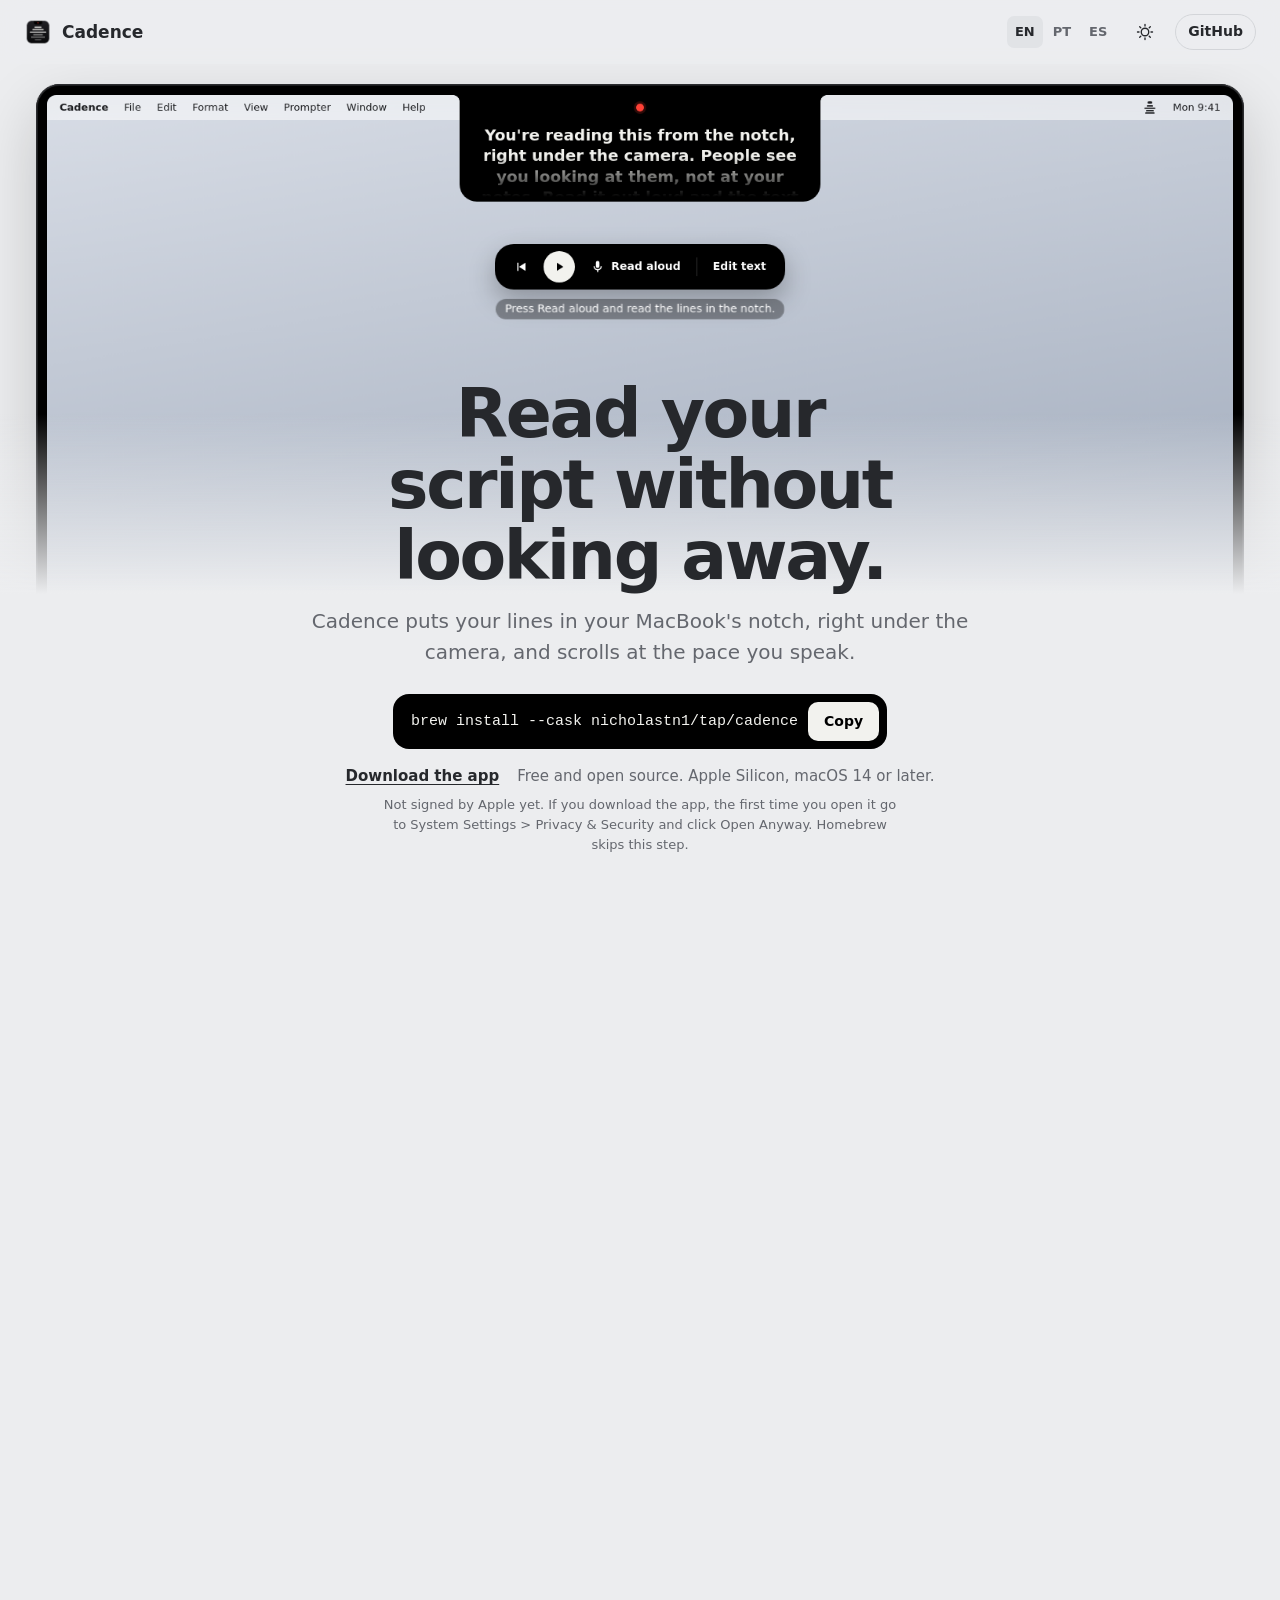
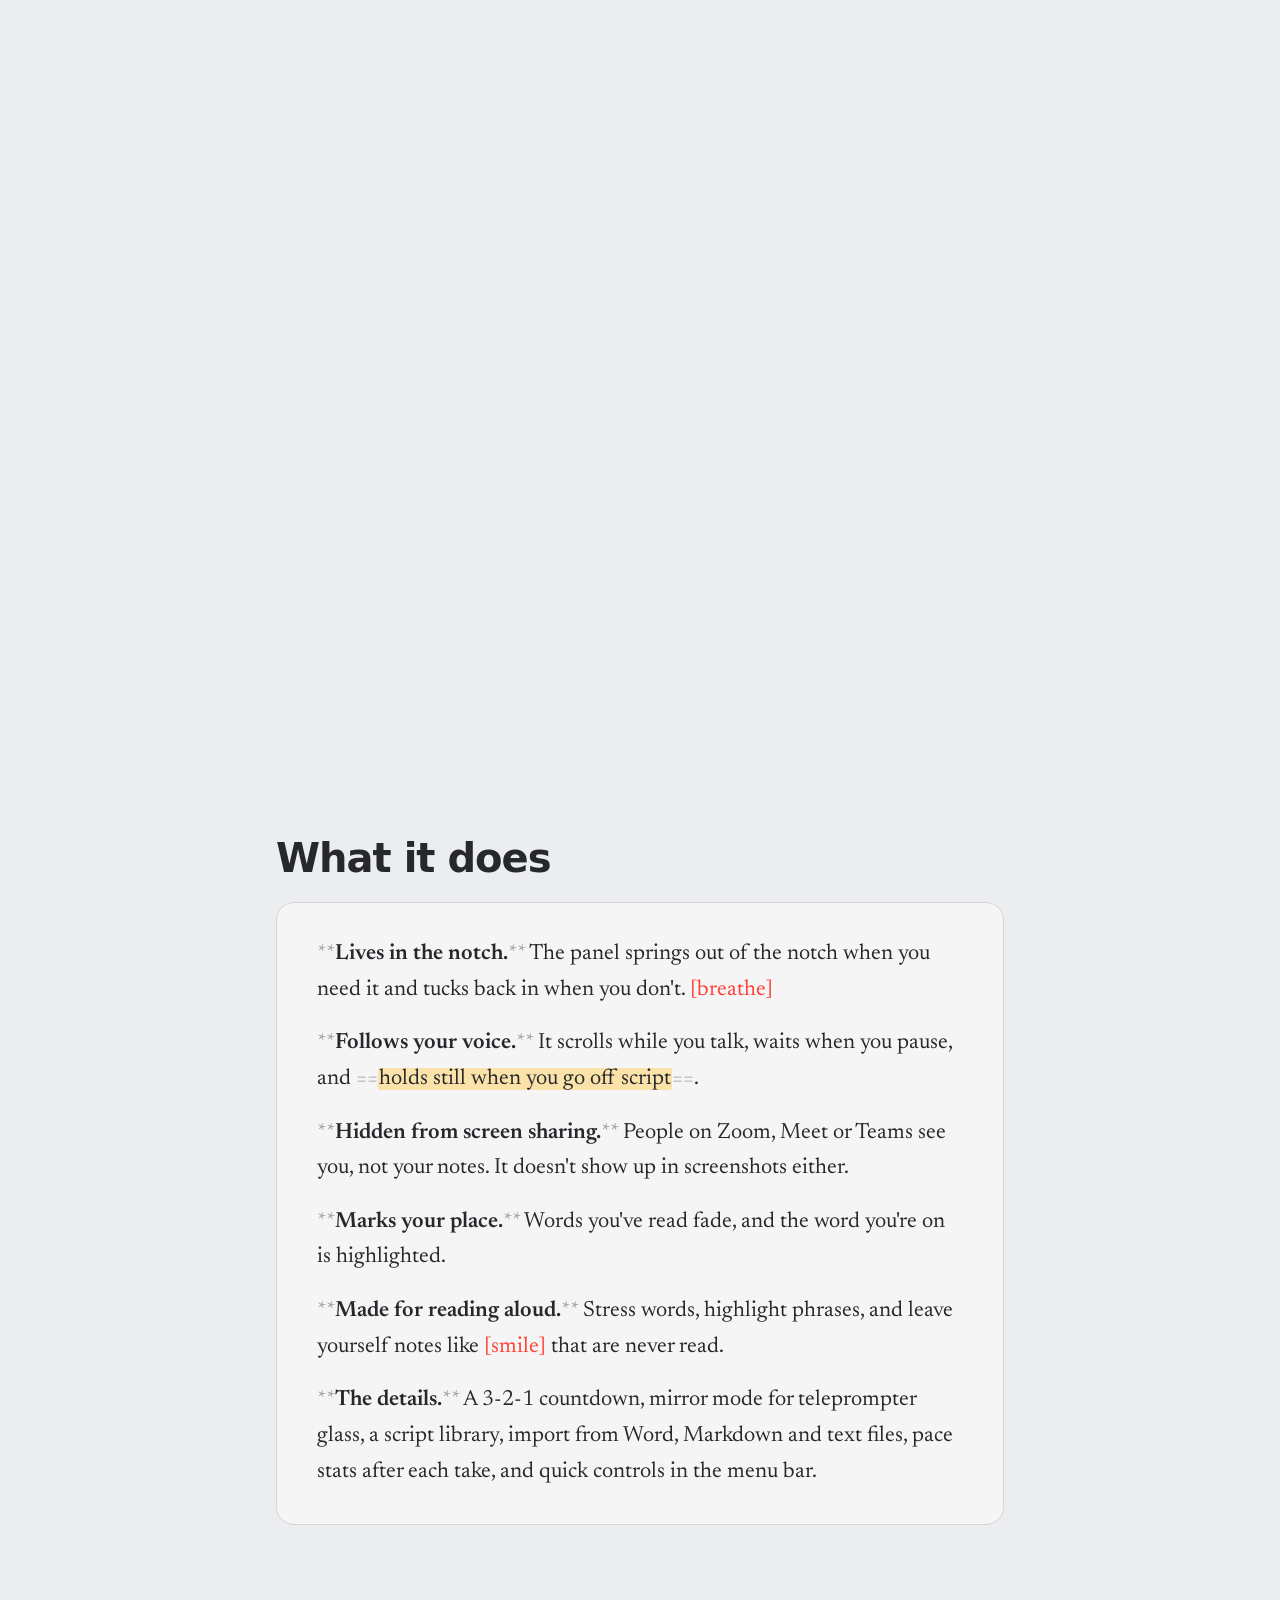
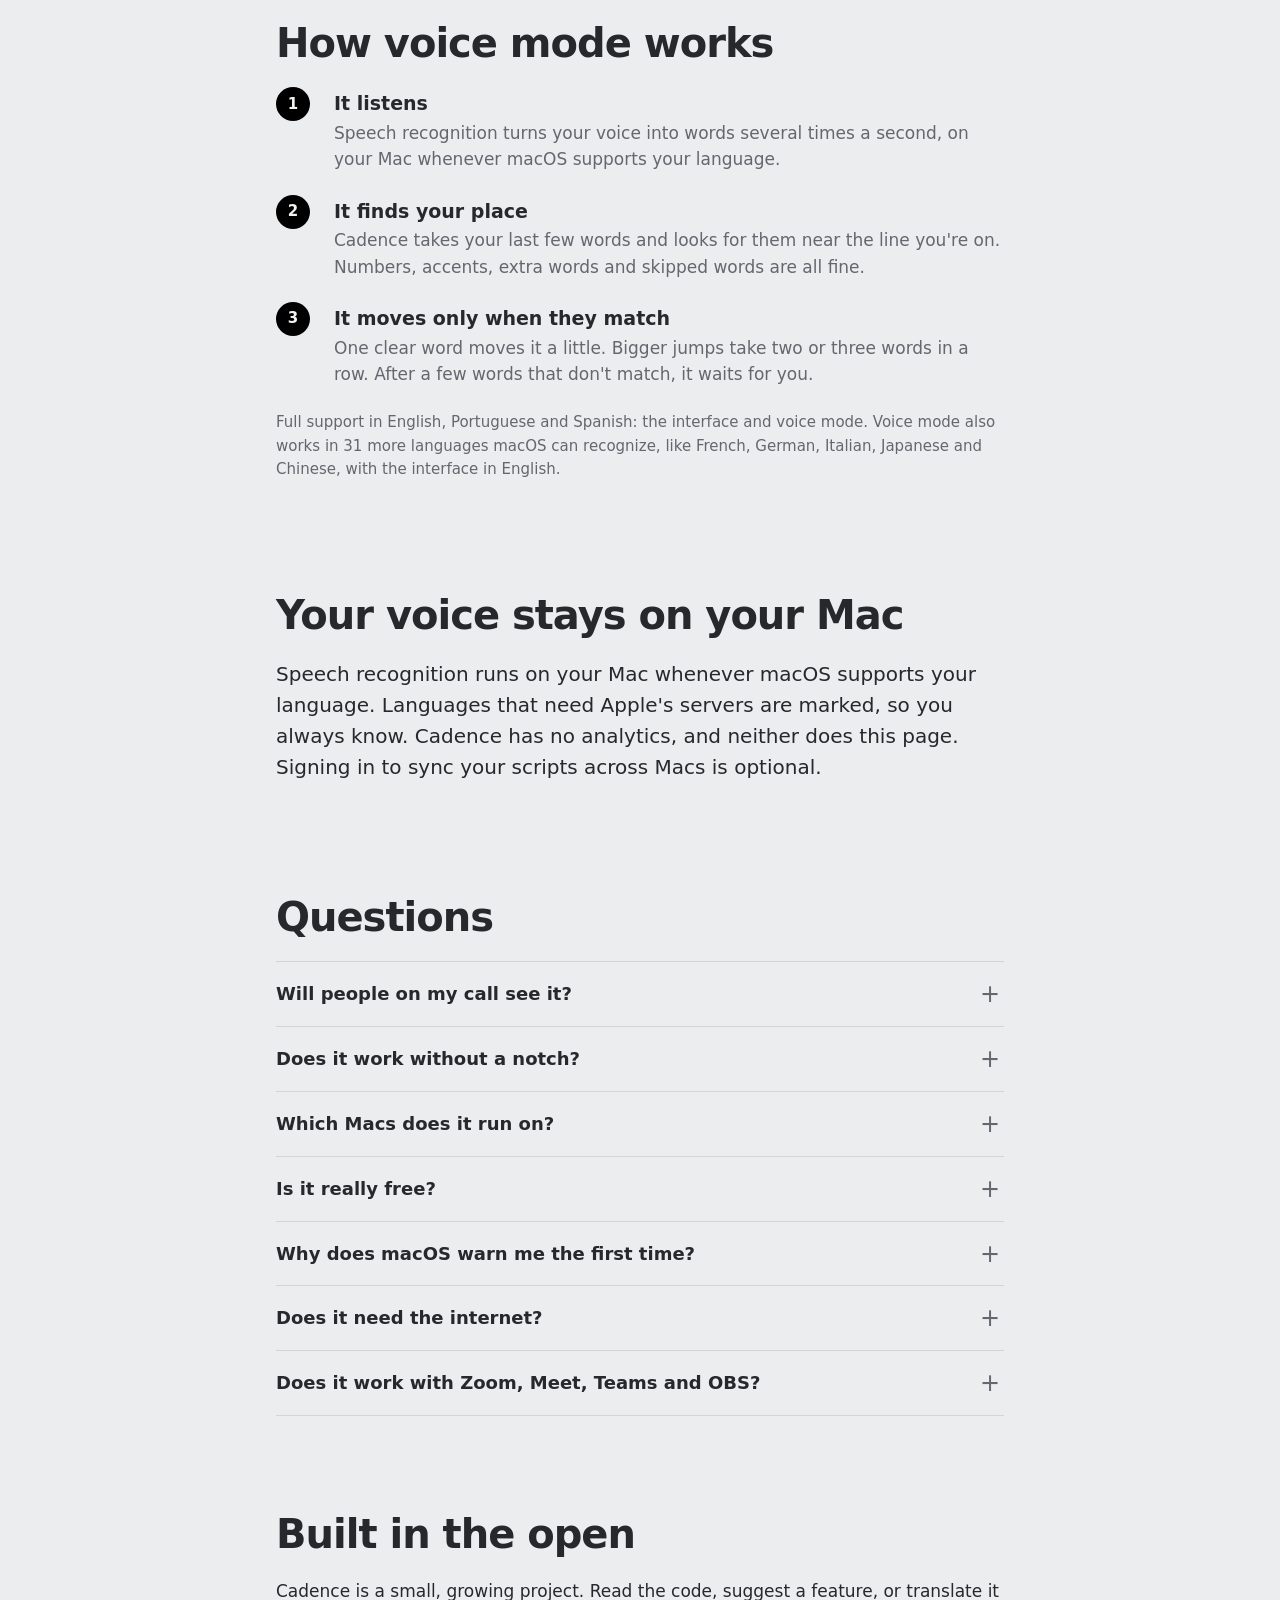
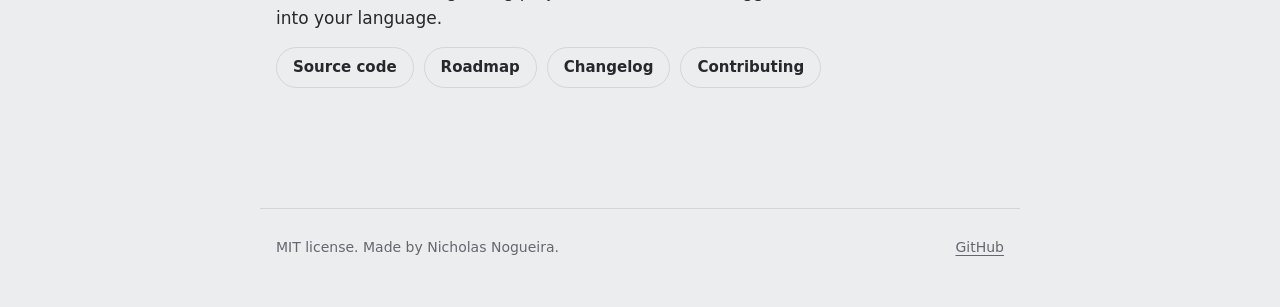
<file: docs/index.html>
<!doctype html>
<html lang="en">
<head>
<meta charset="utf-8">
<meta name="viewport" content="width=device-width, initial-scale=1">
<title>Cadence: a teleprompter in your MacBook's notch</title>
<meta name="description" content="Cadence puts your lines in your MacBook's notch, right under the camera, and scrolls at the pace you speak. Free and open source.">
<meta property="og:title" content="Cadence">
<meta property="og:description" content="A teleprompter in your MacBook's notch that scrolls at the pace you speak.">
<meta property="og:image" content="https://nicholastn1.github.io/cadence/og-en.png">
<meta property="og:url" content="https://nicholastn1.github.io/cadence/">
<meta property="og:type" content="website">
<meta name="twitter:card" content="summary_large_image">
<meta name="color-scheme" content="light dark">
<link rel="icon" href="icon.png">
<link rel="preconnect" href="https://fonts.googleapis.com">
<link rel="preconnect" href="https://fonts.gstatic.com" crossorigin>
<link rel="stylesheet" href="https://fonts.googleapis.com/css2?family=Newsreader:ital,opsz,wght@0,6..72,400;0,6..72,600;1,6..72,400&display=swap">
<link rel="stylesheet" href="style.css">
</head>
<body>

<header class="nav">
  <a class="brand" href="./"><img src="icon.png" alt="" width="28" height="28"><span>Cadence</span></a>
  <nav class="nav-tools" aria-label="Site">
    <div class="langs" role="group" aria-label="Language">
      <button type="button" data-lang="en">EN</button>
      <button type="button" data-lang="pt">PT</button>
      <button type="button" data-lang="es">ES</button>
    </div>
    <button type="button" class="icon-btn" id="theme" data-i18n-label="nav.theme"><svg viewBox="0 0 24 24" width="18" height="18" aria-hidden="true"><path class="sun" d="M12 4V2m0 20v-2m8-8h2M2 12h2m13.66-5.66 1.41-1.41M4.93 19.07l1.41-1.41m0-11.32L4.93 4.93m14.14 14.14-1.41-1.41M12 17a5 5 0 1 0 0-10 5 5 0 0 0 0 10Z"/><path class="moon" d="M21 12.8A9 9 0 1 1 11.2 3a7 7 0 0 0 9.8 9.8Z"/></svg></button>
    <a class="gh" href="https://github.com/nicholastn1/cadence">GitHub</a>
  </nav>
</header>

<main>
  <section class="stage" id="stage">
    <div class="sticky">
      <div class="laptop" id="laptop">
        <div class="lid">
          <div class="screen">
            <div class="layer demo-layer" id="demoLayer">
              <div class="wallpaper"></div>
              <div class="menubar" aria-hidden="true">
                <span class="mb-left"><b>Cadence</b><span>File</span><span>Edit</span><span>Format</span><span>View</span><span>Prompter</span><span>Window</span><span>Help</span></span>
                <span class="mb-right"><svg class="mb-glyph" viewBox="0 0 18 16" width="18" height="16"><rect x="6" y="0" width="6" height="3" rx="1.5"/><rect x="5" y="5" width="8" height="1.8" rx=".9"/><rect x="2" y="8" width="14" height="1.8" rx=".9"/><rect x="4" y="11" width="10" height="1.8" rx=".9"/><rect x="3" y="14" width="12" height="1.8" rx=".9"/></svg><span>Mon 9:41</span></span>
              </div>

              <div class="island" id="island">
                <button type="button" class="camera" id="camera" aria-label="Camera"></button>
                <div class="island-text" id="islandText">
                  <div class="lines" id="lines"></div>
                </div>
                <div class="count" id="count" aria-hidden="true"></div>
                <div class="onair" id="onair" data-i18n="demo.onair">You're on air</div>
              </div>

              <div class="controls">
                <div class="transport" role="group" data-i18n-label="demo.controls">
                  <button type="button" class="t-btn" id="restart" data-i18n-label="demo.restart"><svg viewBox="0 0 24 24" width="18" height="18" aria-hidden="true"><path d="M6 5h2v14H6zM20 5v14L9 12z"/></svg></button>
                  <button type="button" class="t-play" id="play" data-i18n-label="demo.play"><svg viewBox="0 0 24 24" width="18" height="18" aria-hidden="true"><path class="i-play" d="M8 5v14l11-7z"/><path class="i-pause" d="M7 5h4v14H7zM13 5h4v14h-4z"/></svg></button>
                  <button type="button" class="t-mic" id="listen"><svg viewBox="0 0 24 24" width="18" height="18" aria-hidden="true"><path d="M12 14a3 3 0 0 0 3-3V5a3 3 0 0 0-6 0v6a3 3 0 0 0 3 3Zm5-3a5 5 0 0 1-10 0H5a7 7 0 0 0 6 6.92V21h2v-3.08A7 7 0 0 0 19 11h-2Z"/></svg><span id="listenLabel" data-i18n="demo.listen">Read aloud</span></button>
                  <span class="t-sep" aria-hidden="true"></span>
                  <button type="button" class="t-edit" id="edit" data-i18n="demo.edit">Edit text</button>
                </div>
                <p class="status" id="status" role="status"></p>
                <form class="editor" id="editor" hidden>
                  <label class="sr" for="editorText" data-i18n="demo.edit">Edit text</label>
                  <textarea id="editorText" rows="4" data-i18n-placeholder="demo.placeholder"></textarea>
                  <div class="editor-actions">
                    <button type="button" class="ghost" id="editCancel" data-i18n="demo.cancel">Cancel</button>
                    <button type="submit" class="solid" data-i18n="demo.apply">Use this text</button>
                  </div>
                </form>
              </div>
            </div>

            <div class="layer video-layer" id="videoLayer">
              <video id="guide" src="guide.mp4" poster="poster.jpg" playsinline preload="none"></video>
              <button type="button" class="play-guide" id="playGuide"><svg viewBox="0 0 24 24" width="26" height="26" aria-hidden="true"><path d="M8 5v14l11-7z"/></svg><span data-i18n="video.play">Play the guide</span></button>
            </div>
          </div>
        </div>
        <div class="deck"><span class="thumb"></span></div>
      </div>

      <div class="hero-fade" id="heroFade"></div>
      <div class="hero-copy" id="heroCopy">
        <h1 data-i18n="hero.title">Read your script without looking away.</h1>
        <p class="sub" data-i18n="hero.sub">Cadence puts your lines in your MacBook's notch, right under the camera, and scrolls at the pace you speak.</p>
        <div class="install">
          <code id="brew">brew install --cask nicholastn1/tap/cadence</code>
          <button type="button" id="copy" data-i18n="hero.copy">Copy</button>
        </div>
        <p class="alt">
          <a id="download" href="https://github.com/nicholastn1/cadence/releases/latest" data-i18n="hero.download">Download the app</a>
          <span data-i18n="hero.req">Free and open source. Apple Silicon, macOS 14 or later.</span>
        </p>
        <p class="note" data-i18n="hero.note"></p>
      </div>

      <div class="video-caption" id="videoCaption">
        <h2 data-i18n="video.title">Watch the one-minute guide</h2>
        <p data-i18n="video.note"></p>
      </div>
    </div>
  </section>

  <section class="mobile-video" aria-labelledby="mvTitle">
    <h2 id="mvTitle" data-i18n="video.title">Watch the one-minute guide</h2>
    <div class="mini-mac"><video src="guide.mp4" poster="poster.jpg" controls playsinline preload="none"></video></div>
    <p data-i18n="video.note"></p>
  </section>

  <section class="block script-block" aria-labelledby="featuresTitle">
    <h2 id="featuresTitle" data-i18n="features.title">What it does</h2>
    <div class="script" id="featureScript"></div>
  </section>

  <section class="block" aria-labelledby="voiceTitle">
    <h2 id="voiceTitle" data-i18n="voice.title">How voice mode works</h2>
    <ol class="steps">
      <li><h3 data-i18n="voice.s1t"></h3><p data-i18n="voice.s1"></p></li>
      <li><h3 data-i18n="voice.s2t"></h3><p data-i18n="voice.s2"></p></li>
      <li><h3 data-i18n="voice.s3t"></h3><p data-i18n="voice.s3"></p></li>
    </ol>
    <p class="aside" data-i18n="voice.langs"></p>
  </section>

  <section class="block privacy" aria-labelledby="privacyTitle">
    <h2 id="privacyTitle" data-i18n="privacy.title">Your voice stays on your Mac</h2>
    <p data-i18n="privacy.text"></p>
  </section>

  <section class="block" aria-labelledby="faqTitle">
    <h2 id="faqTitle" data-i18n="faq.title">Questions</h2>
    <div class="faq" id="faq"></div>
  </section>

  <section class="block open" aria-labelledby="openTitle">
    <h2 id="openTitle" data-i18n="open.title">Built in the open</h2>
    <p data-i18n="open.text"></p>
    <ul class="links">
      <li><a href="https://github.com/nicholastn1/cadence" data-i18n="open.code">Source code</a></li>
      <li><a href="https://github.com/nicholastn1/cadence#roadmap" data-i18n="open.roadmap">Roadmap</a></li>
      <li><a href="https://github.com/nicholastn1/cadence/blob/main/CHANGELOG.md" data-i18n="open.changelog">Changelog</a></li>
      <li><a href="https://github.com/nicholastn1/cadence/blob/main/CONTRIBUTING.md" data-i18n="open.contributing">Contributing</a></li>
    </ul>
    <p class="version" id="version"></p>
    <div class="support" id="support" hidden>
      <h3 data-i18n="support.title">Support Cadence</h3>
      <p data-i18n="support.text"></p>
      <p class="support-links" id="supportLinks"></p>
    </div>
  </section>
</main>

<footer class="foot">
  <p data-i18n="foot.text">MIT license. Made by Nicholas Nogueira.</p>
  <a href="https://github.com/nicholastn1/cadence">GitHub</a>
</footer>

<script src="main.js"></script>
</body>
</html>
</file>
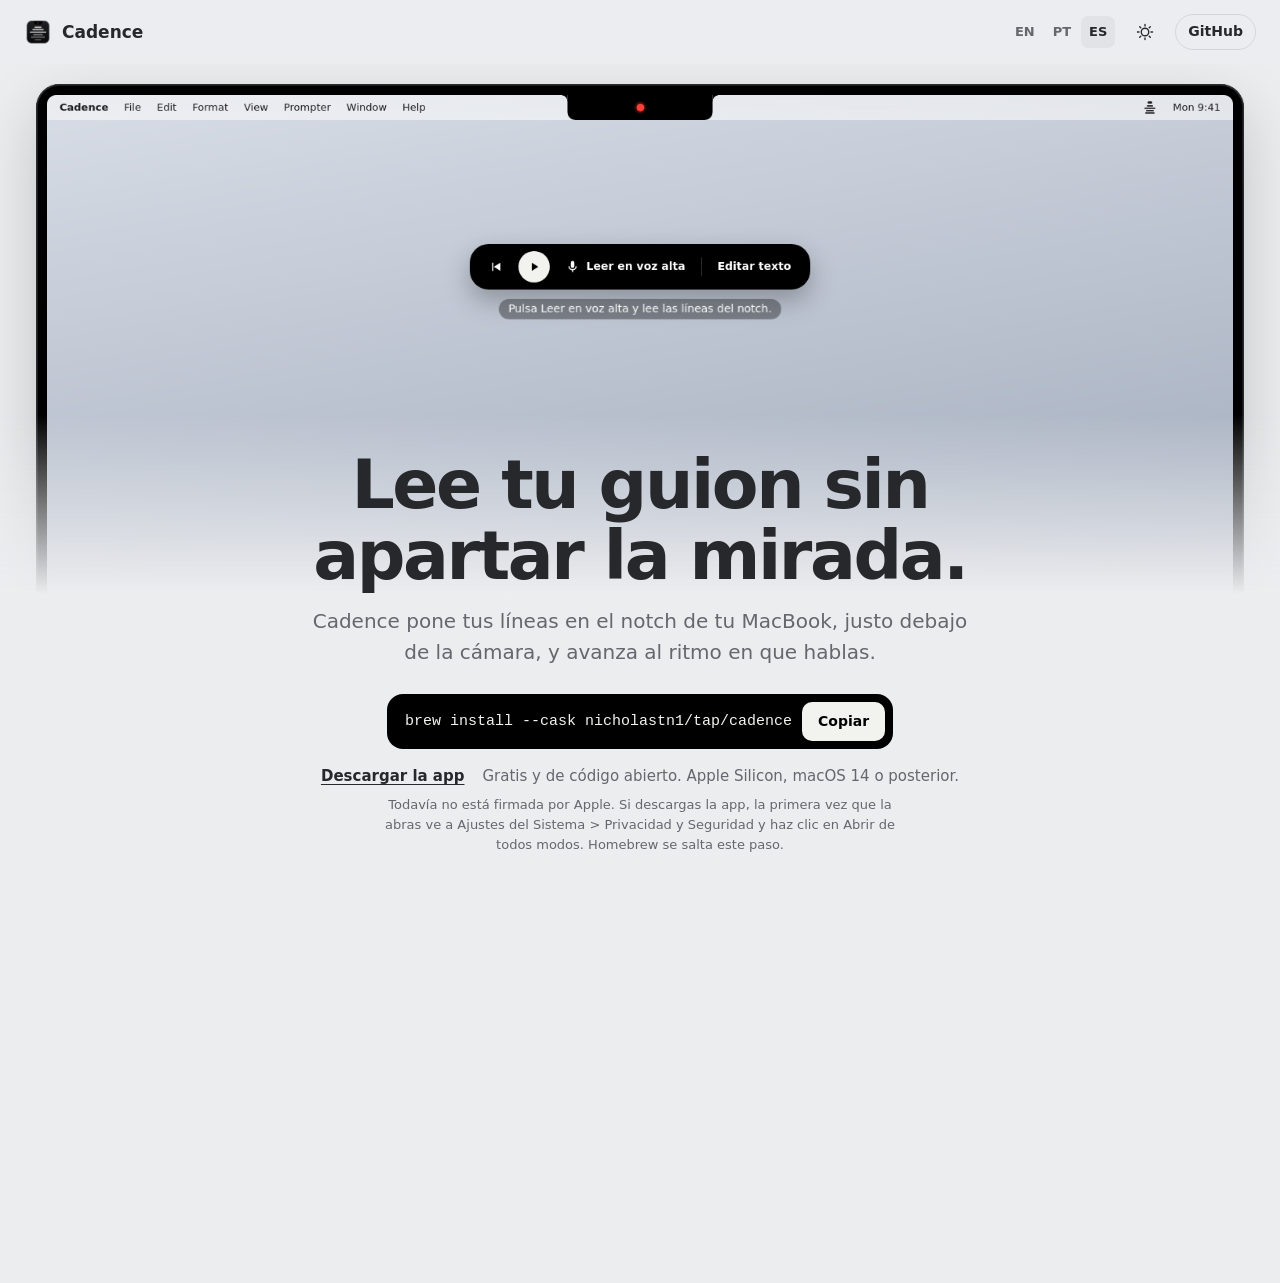
<file: docs/es/index.html>
<!doctype html>
<html lang="es">
<head>
<meta charset="utf-8">
<title>Cadence: un teleprompter en el notch de tu MacBook</title>
<meta name="description" content="Un teleprompter en el notch de tu MacBook que avanza al ritmo de tu voz. Gratis y de código abierto.">
<meta property="og:title" content="Cadence">
<meta property="og:description" content="Un teleprompter en el notch de tu MacBook que avanza al ritmo de tu voz. Gratis y de código abierto.">
<meta property="og:image" content="https://nicholastn1.github.io/cadence/og-es.png">
<meta property="og:url" content="https://nicholastn1.github.io/cadence/es/">
<meta name="twitter:card" content="summary_large_image">
<meta http-equiv="refresh" content="0; url=../?lang=es">
<link rel="canonical" href="https://nicholastn1.github.io/cadence/?lang=es">
</head>
<body><a href="../?lang=es">Cadence</a></body>
</html>
</file>
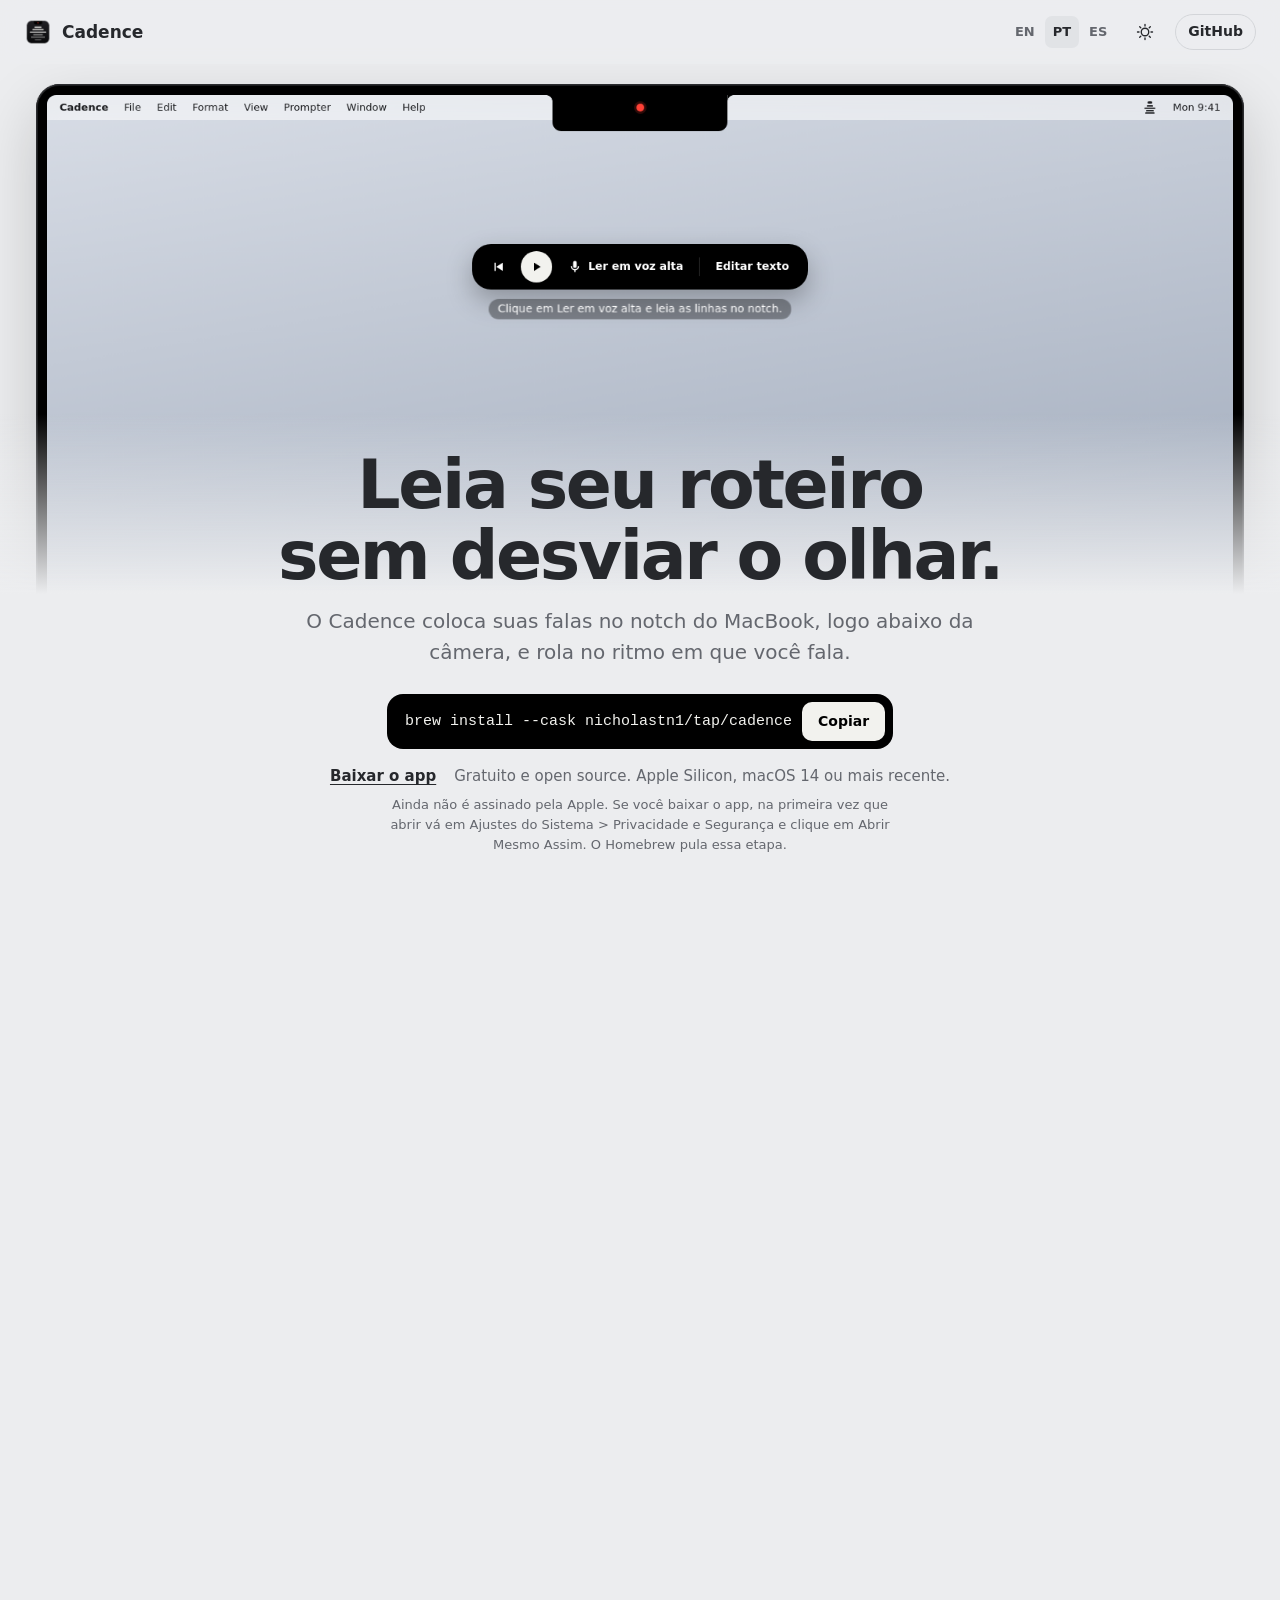
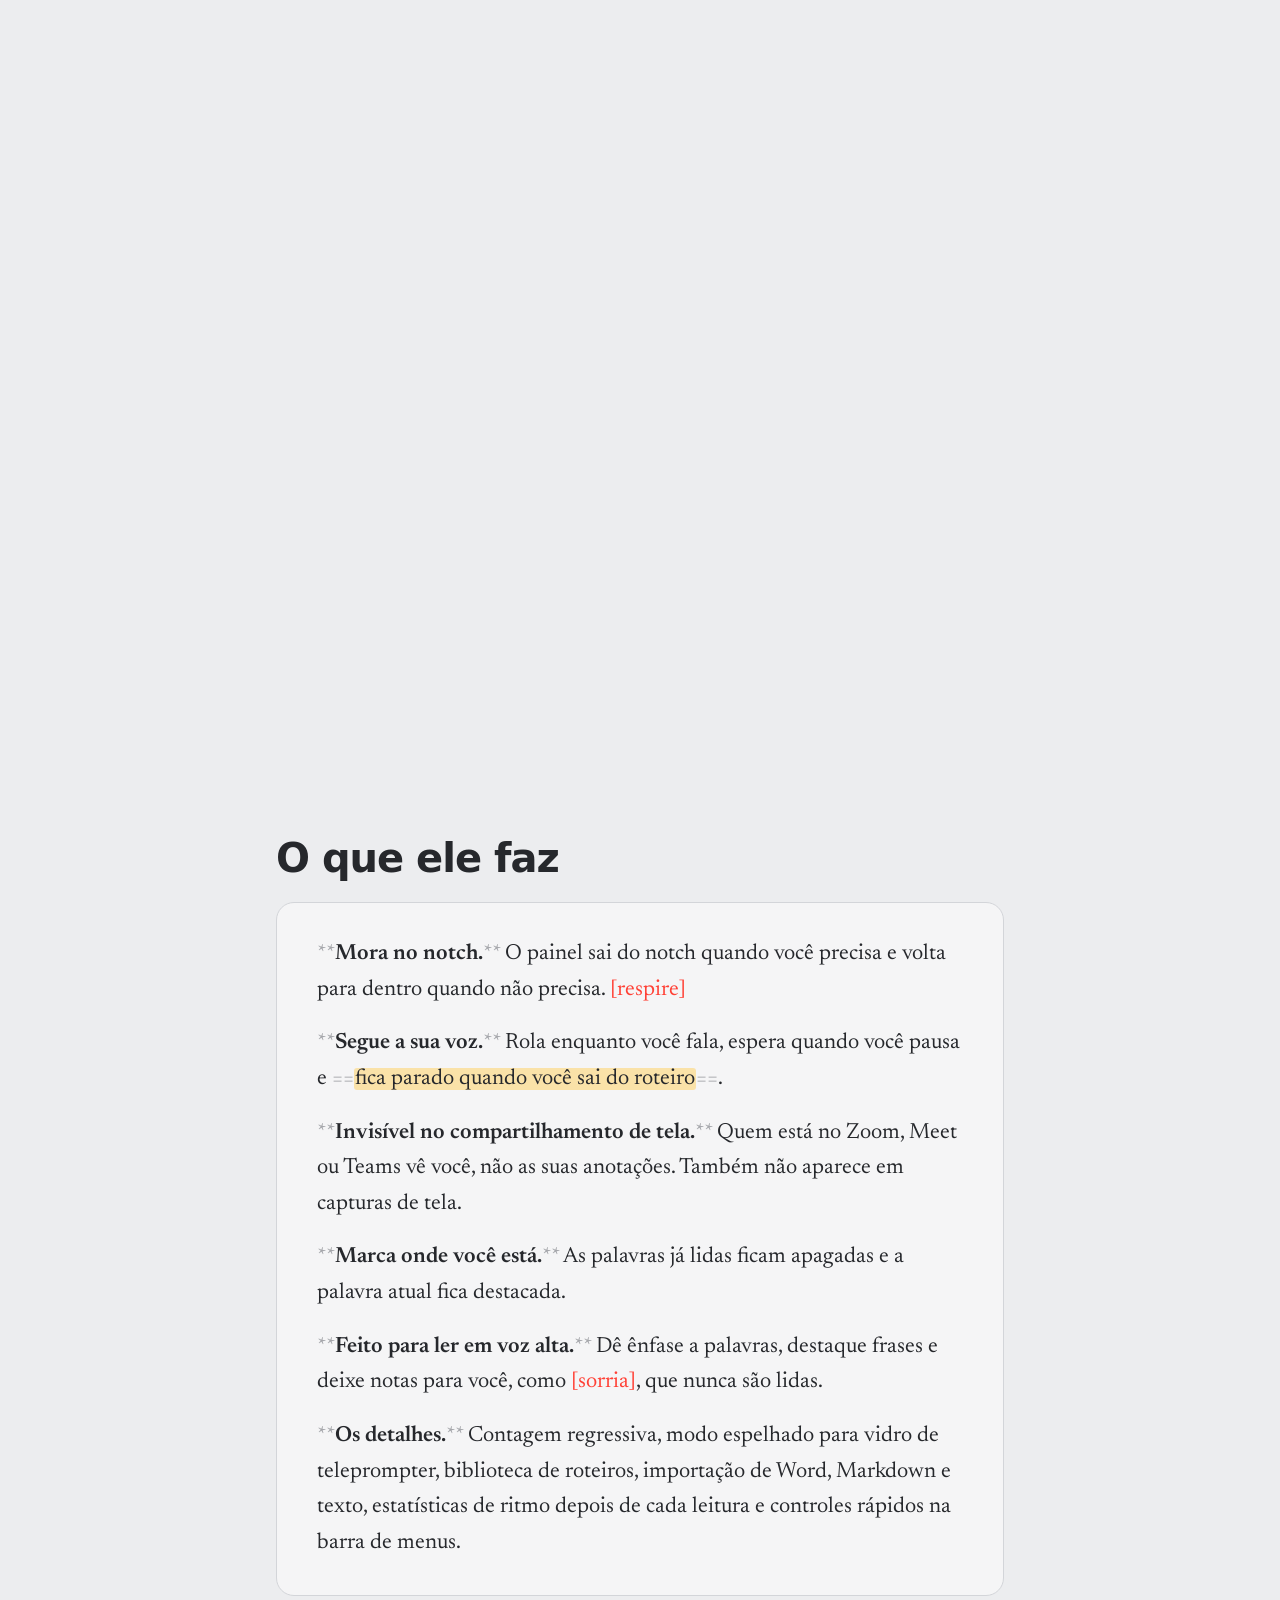
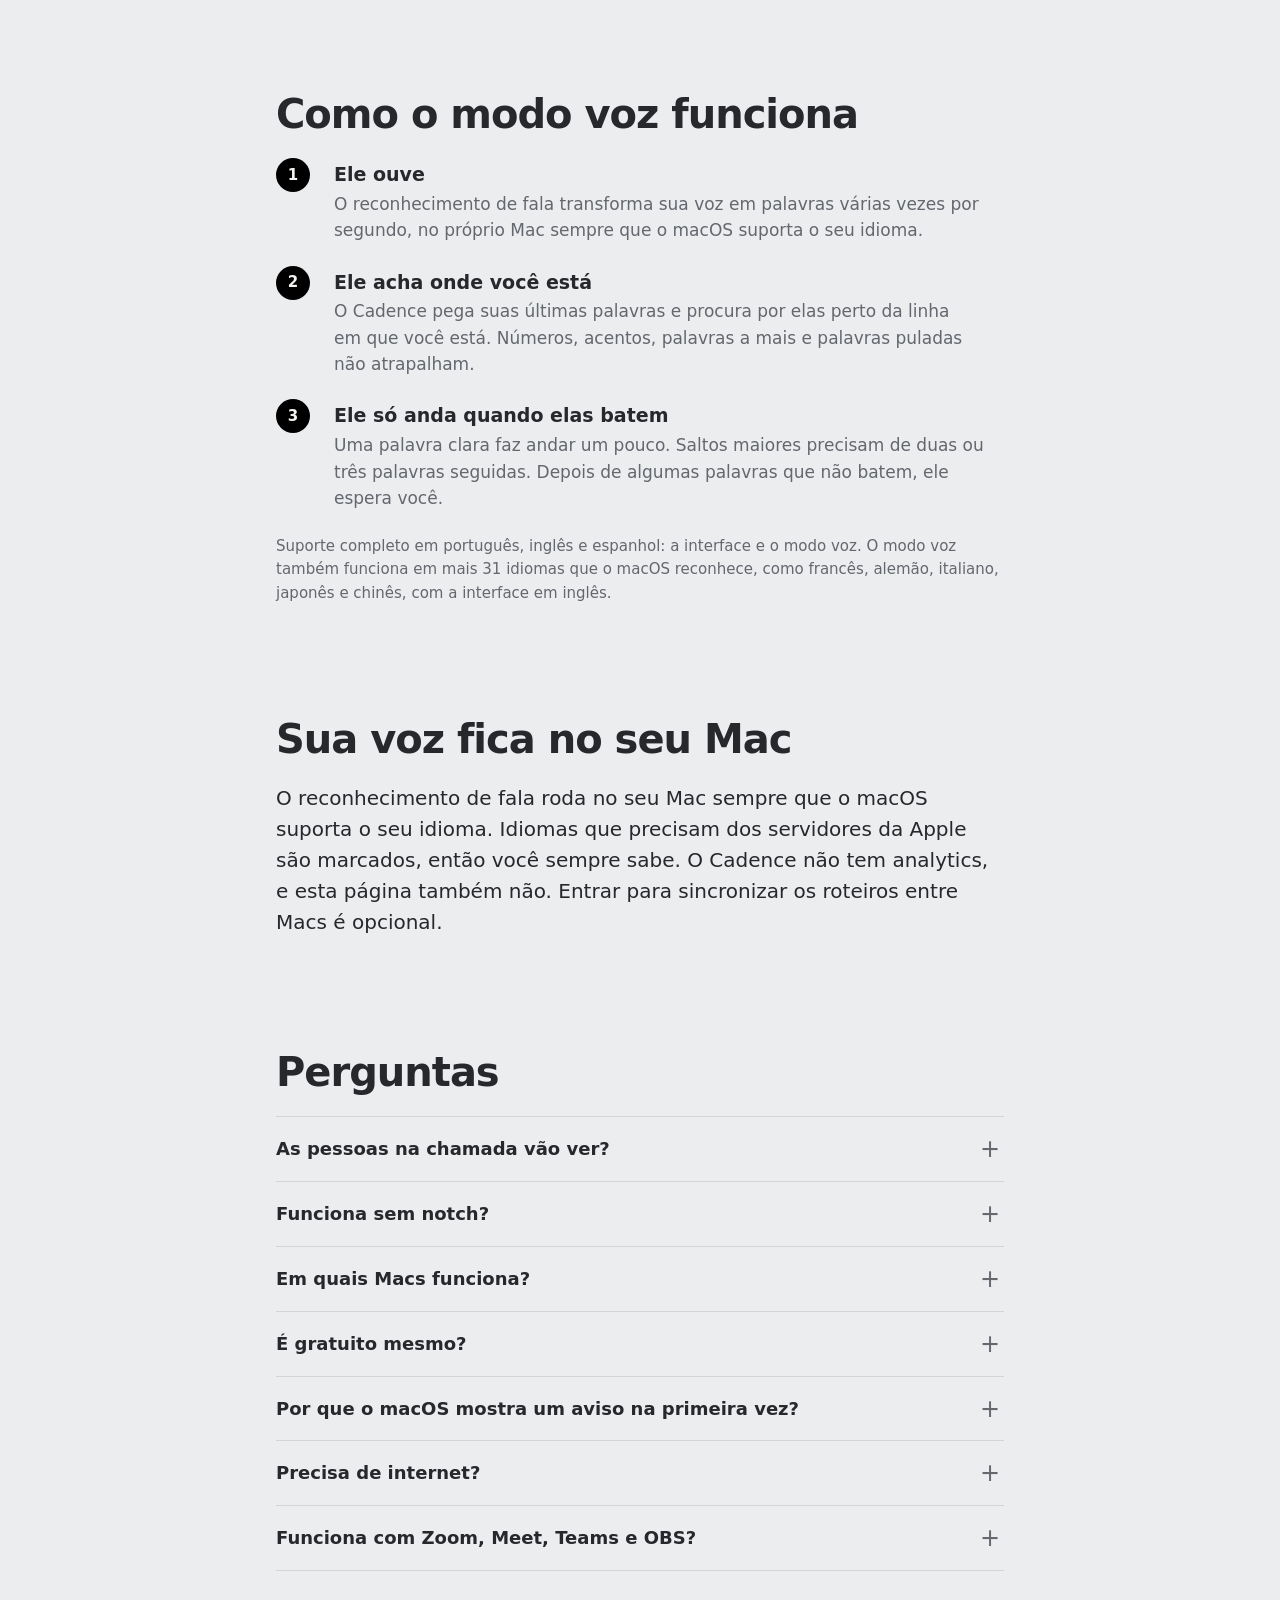
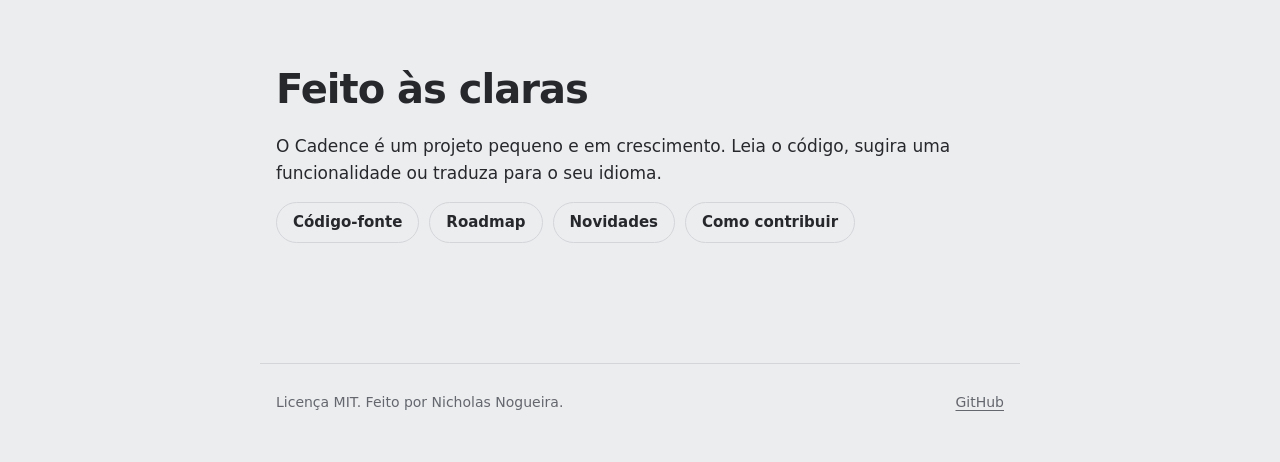
<file: docs/pt/index.html>
<!doctype html>
<html lang="pt">
<head>
<meta charset="utf-8">
<title>Cadence: um teleprompter no notch do MacBook</title>
<meta name="description" content="Um teleprompter no notch do MacBook que rola no ritmo da sua fala. Gratuito e open source.">
<meta property="og:title" content="Cadence">
<meta property="og:description" content="Um teleprompter no notch do MacBook que rola no ritmo da sua fala. Gratuito e open source.">
<meta property="og:image" content="https://nicholastn1.github.io/cadence/og-pt.png">
<meta property="og:url" content="https://nicholastn1.github.io/cadence/pt/">
<meta name="twitter:card" content="summary_large_image">
<meta http-equiv="refresh" content="0; url=../?lang=pt">
<link rel="canonical" href="https://nicholastn1.github.io/cadence/?lang=pt">
</head>
<body><a href="../?lang=pt">Cadence</a></body>
</html>
</file>
<file: docs/style.css>
/* Cadence landing page.
   Only the hardware is black: bezel, notch, island. Red only means "live". */

:root {
  --bg: #ecedef;            /* studio backdrop */
  --ink: #26282c;           /* graphite, so black stays special */
  --muted: #64676e;
  --line: #d3d5d9;
  --soft: #e1e3e6;
  --hw: #000;               /* hardware */
  --paper: #f2f2ee;         /* text on the island */
  --tally: #ff4136;         /* on air */
  --marker: #ffc94a;
  --alu: linear-gradient(#d9dbde, #b9bcc1);
  --wall: linear-gradient(170deg, #d8dde6 0%, #aeb7c6 55%, #8f99ab 100%);
  --menubar: rgba(255, 255, 255, 0.55);
  --menubar-ink: #1d1e21;
  --sans: -apple-system, BlinkMacSystemFont, "SF Pro Text", "Helvetica Neue", "Segoe UI", system-ui, sans-serif;
  --display: -apple-system, BlinkMacSystemFont, "SF Pro Display", "Helvetica Neue", "Segoe UI", system-ui, sans-serif;
  --serif: "Newsreader", "New York", Georgia, serif;
  --mono: ui-monospace, "SF Mono", Menlo, Consolas, monospace;
  --spring: linear(0, 0.03, 0.109, 0.217, 0.341, 0.469, 0.593, 0.706, 0.806, 0.889, 0.956, 1.007, 1.044, 1.068, 1.082, 1.087, 1.086, 1.08, 1.071, 1.06, 1.049, 1.038, 1.028, 1.019, 1.011, 1.005, 1, 0.997, 0.995, 0.993, 0.992, 0.992, 0.993, 0.994, 0.995, 0.995, 0.996, 0.997, 0.998, 0.999, 0.999, 1);
  color-scheme: light;
}

@media (prefers-color-scheme: dark) {
  :root:not([data-theme="light"]) {
    --bg: #1b1c1f; --ink: #e8e8e5; --muted: #a0a2a8; --line: #34363b; --soft: #26282c;
    --alu: linear-gradient(#3a3c40, #232427);
    --wall: linear-gradient(170deg, #3a4150 0%, #252a35 60%, #191c23 100%);
    --menubar: rgba(30, 32, 36, 0.6); --menubar-ink: #eceae6;
    color-scheme: dark;
  }
}
:root[data-theme="dark"] {
  --bg: #1b1c1f; --ink: #e8e8e5; --muted: #a0a2a8; --line: #34363b; --soft: #26282c;
  --alu: linear-gradient(#3a3c40, #232427);
  --wall: linear-gradient(170deg, #3a4150 0%, #252a35 60%, #191c23 100%);
  --menubar: rgba(30, 32, 36, 0.6); --menubar-ink: #eceae6;
  color-scheme: dark;
}
/* The easter egg: the whole page goes on air. */
:root[data-red] {
  --bg: #ff4136; --ink: #fff; --muted: rgba(255, 255, 255, 0.82); --line: rgba(255, 255, 255, 0.4); --soft: rgba(255, 255, 255, 0.14);
  --wall: linear-gradient(170deg, #ff8a7f 0%, #ff4f43 60%, #d92a20 100%);
  --menubar: rgba(255, 255, 255, 0.35); --menubar-ink: #2a0503;
  --marker: #fff;
}

* { box-sizing: border-box; }
html { -webkit-text-size-adjust: 100%; }
body {
  margin: 0;
  background: var(--bg);
  color: var(--ink);
  font: 17px/1.55 var(--sans);
  transition: background-color 0.35s ease, color 0.35s ease;
}
a { color: inherit; text-underline-offset: 3px; text-decoration-thickness: 1px; }
button { font: inherit; color: inherit; cursor: pointer; }
:focus-visible { outline: 2px solid var(--tally); outline-offset: 3px; border-radius: 6px; }
:root[data-red] :focus-visible { outline-color: #fff; }
.sr { position: absolute; width: 1px; height: 1px; overflow: hidden; clip-path: inset(50%); }

/* ---------- Nav ---------- */
.nav {
  position: fixed; inset: 0 0 auto; z-index: 20;
  display: flex; align-items: center; justify-content: space-between;
  height: 64px; padding: 0 24px;
  background: color-mix(in srgb, var(--bg) 82%, transparent);
  backdrop-filter: saturate(1.4) blur(14px); -webkit-backdrop-filter: saturate(1.4) blur(14px);
}
.brand { display: flex; align-items: center; gap: 10px; text-decoration: none; font-weight: 600; font-size: 17px; }
.brand img { border-radius: 7px; }
.nav-tools { display: flex; align-items: center; gap: 14px; }
.langs { display: flex; gap: 2px; }
.langs button { border: 0; background: none; padding: 6px 8px; border-radius: 7px; font-size: 13px; font-weight: 600; color: var(--muted); }
.langs button[aria-pressed="true"] { color: var(--ink); background: var(--soft); }
.icon-btn { border: 0; background: none; padding: 7px; border-radius: 8px; display: grid; place-items: center; }
.icon-btn svg { fill: none; stroke: currentColor; stroke-width: 1.8; stroke-linecap: round; }
.icon-btn .moon { display: none; fill: currentColor; stroke: none; }
:root[data-dark] .icon-btn .sun { display: none; }
:root[data-dark] .icon-btn .moon { display: block; }
.gh { font-size: 14px; font-weight: 600; text-decoration: none; padding: 6px 12px; border: 1px solid var(--line); border-radius: 999px; }

/* ---------- Stage: one MacBook, hero close-up to full laptop ---------- */
.stage { position: relative; height: 260vh; }
.sticky { position: sticky; top: 0; height: 100vh; overflow: hidden; }

.laptop {
  position: absolute; left: 50%; top: 0;
  width: 1760px; margin-left: -880px;
  transform-origin: 50% 0;
  will-change: transform;
}
.lid {
  width: 1540px; margin: 0 auto;
  padding: 14px 14px 22px;
  background: var(--hw);
  border-radius: 30px 30px 6px 6px;
  box-shadow: 0 0 0 2px #2b2c2f inset, 0 30px 80px rgba(0, 0, 0, 0.18);
}
.screen {
  position: relative; width: 1512px; height: 982px;
  border-radius: 12px 12px 2px 2px; overflow: hidden;
  background: #000;
}
.deck {
  position: relative; height: 30px;
  background: var(--alu);
  border-radius: 2px 2px 26px 26px / 2px 2px 16px 16px;
  box-shadow: 0 18px 30px rgba(0, 0, 0, 0.16);
}
.thumb { position: absolute; left: 50%; top: 0; width: 240px; height: 12px; margin-left: -120px; border-radius: 0 0 12px 12px; background: rgba(0, 0, 0, 0.14); }

.layer { position: absolute; inset: 0; }
.wallpaper { position: absolute; inset: 0; background: var(--wall); transition: background 0.35s ease; }
.menubar {
  position: absolute; inset: 0 0 auto; height: 32px; padding: 0 16px;
  display: flex; align-items: center; justify-content: space-between;
  background: var(--menubar); color: var(--menubar-ink);
  backdrop-filter: blur(20px); -webkit-backdrop-filter: blur(20px);
  font-size: 13px;
}
.mb-left, .mb-right { display: flex; align-items: center; gap: 20px; }
.mb-left b { font-weight: 700; }
.mb-glyph { fill: currentColor; }

/* The island: starts as the hardware notch, springs open like the app. */
.island {
  position: absolute; left: 50%; top: 0; z-index: 2;
  width: 185px; height: 32px;
  transform: translateX(-50%);
  background: var(--hw);
  border-radius: 0 0 10px 10px;
  transition: width 0.9s var(--spring), height 0.9s var(--spring), border-radius 0.5s ease;
}
.island::before, .island::after { /* concave flares into the menu bar */
  content: ""; position: absolute; top: 0; width: 8px; height: 8px;
}
.island::before { left: -8px; background: radial-gradient(circle at 0 100%, transparent 7.5px, var(--hw) 8px); }
.island::after { right: -8px; background: radial-gradient(circle at 100% 100%, transparent 7.5px, var(--hw) 8px); }
.island.open { width: 460px; height: 136px; border-radius: 0 0 22px 22px; }

.camera {
  position: absolute; left: 50%; top: 11px; width: 10px; height: 10px; margin-left: -5px;
  padding: 0; border: 0; border-radius: 50%;
  background: var(--tally);
  box-shadow: 0 0 0 3px rgba(255, 65, 54, 0.18);
}
.camera:hover { box-shadow: 0 0 0 5px rgba(255, 65, 54, 0.3); }
:root[data-red] .camera { box-shadow: 0 0 0 4px rgba(255, 255, 255, 0.5); }

.island-text {
  position: absolute; left: 0; right: 0; top: 34px; bottom: 6px; overflow: hidden;
  opacity: 0; transition: opacity 0.3s ease 0.15s;
  -webkit-mask-image: linear-gradient(#000 45%, transparent 100%);
  mask-image: linear-gradient(#000 45%, transparent 100%);
}
.island.open .island-text { opacity: 1; }
.lines {
  padding: 4px 22px 60px;
  color: var(--paper); text-align: center;
  font: 600 20px/1.32 var(--display);
  transition: transform 0.2s ease-out;
}
.lines .w { border-radius: 4px; transition: color 0.2s ease, background-color 0.2s ease; }
.lines .read { color: rgba(242, 242, 238, 0.38); }
.lines .now { background: rgba(255, 255, 255, 0.2); }

.count, .onair {
  position: absolute; left: 0; right: 0; top: 34px; bottom: 0;
  display: grid; place-items: center;
  color: var(--paper); font: 700 44px/1 var(--display);
  opacity: 0; pointer-events: none; transition: opacity 0.2s ease;
}
.onair { font-size: 26px; letter-spacing: -0.01em; }
.onair::before { content: ""; display: inline-block; width: 10px; height: 10px; margin-right: 10px; border-radius: 50%; background: var(--tally); vertical-align: middle; }
.island.counting .count, .island.on-air .onair { opacity: 1; }
.island.counting .island-text, .island.on-air .island-text { opacity: 0.12; }

/* Controls on the desktop, under the island */
.controls { position: absolute; left: 50%; top: 190px; transform: translateX(-50%); display: grid; justify-items: center; gap: 12px; width: 560px; }
.transport {
  display: flex; align-items: center; gap: 14px;
  height: 58px; padding: 0 18px;
  background: var(--hw); color: #fff; border-radius: 24px;
  box-shadow: 0 14px 34px rgba(0, 0, 0, 0.28);
}
.transport button { border: 0; background: none; color: #fff; display: inline-flex; align-items: center; gap: 8px; padding: 6px; border-radius: 10px; font-size: 14px; font-weight: 600; }
.transport svg { fill: currentColor; }
.t-play { width: 40px; height: 40px; justify-content: center; border-radius: 50% !important; background: var(--paper) !important; color: #000 !important; }
.t-play .i-pause, .playing .t-play .i-play { display: none; }
.playing .t-play .i-pause { display: block; }
.t-mic[aria-pressed="true"] { color: var(--tally); }
.t-mic[aria-pressed="true"] span { color: #fff; }
.t-sep { width: 1px; height: 24px; background: rgba(255, 255, 255, 0.18); }
.status {
  margin: 0; min-height: 22px; padding: 2px 12px; border-radius: 999px;
  font-size: 14px; color: #fff; background: rgba(0, 0, 0, 0.35);
  backdrop-filter: blur(10px); -webkit-backdrop-filter: blur(10px);
}
.status:empty { visibility: hidden; }
.editor[hidden] { display: none; }
/* While editing the demo text, the hero copy steps aside so the editor is usable. */
.editing .hero-copy { opacity: 0 !important; visibility: hidden !important; }
.editing .hero-fade { opacity: 0 !important; }
.static.editing .hero-copy { visibility: visible !important; opacity: 1 !important; }
.editor { width: 100%; display: grid; gap: 8px; padding: 12px; border-radius: 16px; background: rgba(255, 255, 255, 0.86); box-shadow: 0 14px 34px rgba(0, 0, 0, 0.2); }
.editor textarea { width: 100%; resize: vertical; border: 1px solid #c9ccd1; border-radius: 10px; padding: 10px 12px; font: 16px/1.4 var(--sans); color: #1d1e21; background: #fff; }
.editor-actions { display: flex; justify-content: flex-end; gap: 8px; }
.editor-actions button { border-radius: 999px; padding: 7px 14px; font-size: 14px; font-weight: 600; }
.ghost { border: 1px solid #c9ccd1; background: transparent; color: #1d1e21 !important; }
.solid { border: 0; background: #000; color: #fff !important; }

/* Video on the laptop's screen */
.video-layer { opacity: 0; pointer-events: none; background: #000; }
.video-layer video { width: 100%; height: 100%; object-fit: cover; display: block; }
.play-guide {
  position: absolute; left: 50%; top: 50%; transform: translate(-50%, -50%);
  display: inline-flex; align-items: center; gap: 14px;
  padding: 22px 34px 22px 28px; border: 0; border-radius: 999px;
  background: rgba(242, 242, 238, 0.94); color: #000;
  font: 600 48px/1 var(--display);
  padding: 30px 52px 30px 40px;
  box-shadow: 0 18px 50px rgba(0, 0, 0, 0.35);
}
.play-guide svg { fill: currentColor; width: 52px; height: 52px; }
.video-layer.started .play-guide { display: none; }

/* Hero copy sits over a fade that crops the close-up */
.hero-fade { position: absolute; inset: 0; pointer-events: none; background: linear-gradient(to bottom, transparent 46%, var(--bg) 66%); }
.hero-copy {
  position: absolute; left: 0; right: 0; bottom: 5vh;
  max-width: 760px; margin: 0 auto; padding: 0 16px; text-align: center;
}
h1 {
  margin: 0 0 14px;
  font: 700 clamp(36px, 5.4vw, 68px)/1.04 var(--display);
  letter-spacing: -0.035em;
  text-wrap: balance;
}
.sub { margin: 0 auto 26px; max-width: 34em; font-size: clamp(17px, 1.6vw, 20px); color: var(--muted); text-wrap: pretty; }
.install {
  display: inline-flex; align-items: center; gap: 10px; max-width: 100%;
  padding: 8px 8px 8px 18px; border-radius: 16px;
  background: var(--hw); color: var(--paper);
}
.install code { font: 15px/1.4 var(--mono); white-space: nowrap; overflow-x: auto; }
.install button { border: 0; border-radius: 10px; padding: 9px 16px; background: var(--paper); color: #000; font-size: 14px; font-weight: 600; flex: none; }
.alt { margin: 16px 0 6px; font-size: 15px; color: var(--muted); display: flex; flex-wrap: wrap; justify-content: center; gap: 6px 18px; }
.alt a { color: var(--ink); font-weight: 600; }
.note { margin: 0 auto; max-width: 40em; font-size: 13px; color: var(--muted); }

.video-caption { position: absolute; left: 0; right: 0; bottom: 4vh; text-align: center; opacity: 0; pointer-events: none; }
.video-caption h2 { margin: 0; font: 600 22px/1.2 var(--display); letter-spacing: -0.01em; }
.video-caption p { margin: 4px 0 0; color: var(--muted); font-size: 14px; }
.video-caption p:empty { display: none; }

/* ---------- Content sections ---------- */
.block { max-width: 760px; margin: 0 auto; padding: 96px 16px 0; }
.block h2 { margin: 0 0 22px; font: 700 clamp(28px, 3.4vw, 40px)/1.1 var(--display); letter-spacing: -0.025em; }
.block p { margin: 0 0 16px; text-wrap: pretty; }

/* "What it does" is set like a Cadence script, markup marks and all. */
.script {
  font: 400 22px/1.62 var(--serif);
  padding: 34px 40px; border-radius: 18px;
  background: color-mix(in srgb, var(--bg) 55%, #fff);
  border: 1px solid var(--line);
}
:root[data-dark] .script { background: #222326; }
:root[data-red] .script { background: rgba(255, 255, 255, 0.12); }
.script p { margin: 0 0 18px; }
.script p:last-child { margin: 0; }
.script strong { font-weight: 600; }
.script .mk { color: var(--muted); opacity: 0.55; font-weight: 400; }
.script mark { background: color-mix(in srgb, var(--marker) 45%, transparent); color: inherit; border-radius: 3px; padding: 0 1px; }
.script .cue { color: var(--tally); }
:root[data-red] .script .cue { color: #fff; text-decoration: underline; }

.steps { list-style: none; counter-reset: step; margin: 0 0 24px; padding: 0; display: grid; gap: 22px; }
.steps li { counter-increment: step; display: grid; grid-template-columns: 44px 1fr; column-gap: 14px; }
.steps li::before {
  content: counter(step); grid-row: span 2;
  width: 34px; height: 34px; border-radius: 50%; display: grid; place-items: center;
  background: var(--hw); color: var(--paper); font: 700 15px/1 var(--display);
}
.steps h3 { margin: 4px 0 4px; font: 600 19px/1.3 var(--display); }
.steps p { margin: 0; color: var(--muted); }
.aside { color: var(--muted); font-size: 15px; }

.privacy p { font-size: 20px; line-height: 1.55; }

.faq details { border-top: 1px solid var(--line); }
.faq details:last-child { border-bottom: 1px solid var(--line); }
.faq summary { list-style: none; cursor: pointer; padding: 18px 36px 18px 0; position: relative; font-weight: 600; font-size: 18px; }
.faq summary::-webkit-details-marker { display: none; }
.faq summary::after { content: "+"; position: absolute; right: 4px; top: 14px; font-size: 24px; font-weight: 400; color: var(--muted); transition: transform 0.2s ease; }
.faq details[open] summary::after { transform: rotate(45deg); }
.faq details p { margin: 0 0 20px; color: var(--muted); }

.links { list-style: none; padding: 0; margin: 0 0 18px; display: flex; flex-wrap: wrap; gap: 10px; }
.links a { display: inline-block; padding: 8px 16px; border: 1px solid var(--line); border-radius: 999px; text-decoration: none; font-weight: 600; font-size: 15px; }
.links a:hover { border-color: var(--ink); }
.version { color: var(--muted); font-size: 14px; }
.support { margin-top: 32px; }

.foot { max-width: 760px; margin: 120px auto 0; padding: 28px 16px 48px; border-top: 1px solid var(--line); display: flex; justify-content: space-between; gap: 16px; color: var(--muted); font-size: 14px; }
.foot p { margin: 0; }

.mobile-video { display: none; }

/* ---------- Small screens and reduced motion: no scroll choreography ---------- */
.static .stage { height: auto; }
.static .sticky { position: relative; height: auto; overflow: hidden; padding-bottom: 8px; }
.static .hero-copy { position: relative; bottom: auto; }
.static .hero-fade { display: none; }
.static .video-caption, .static .video-layer { display: none; }
.static .mobile-video { display: block; max-width: 760px; margin: 0 auto; padding: 80px 16px 0; text-align: center; }
.mobile-video h2 { margin: 0 0 18px; font: 700 28px/1.1 var(--display); letter-spacing: -0.02em; }
.mobile-video p { color: var(--muted); font-size: 14px; }
.mini-mac { position: relative; padding: 10px 10px 14px; border-radius: 18px 18px 6px 6px; background: var(--hw); }
.mini-mac::before { content: ""; position: absolute; left: 50%; top: 10px; width: 16%; height: 4.2%; transform: translateX(-50%); background: var(--hw); border-radius: 0 0 6px 6px; z-index: 1; }
.mini-mac video { width: 100%; display: block; border-radius: 8px 8px 2px 2px; }

@media (max-width: 640px) {
  .nav { padding: 0 16px; }
  .gh { display: none; }
  .script { padding: 24px 20px; font-size: 20px; }
  .install code { font-size: 13px; }
  .foot { flex-direction: column; }
}

@media (prefers-reduced-motion: reduce) {
  *, *::before, *::after { transition-duration: 0.01ms !important; }
}
</file>
